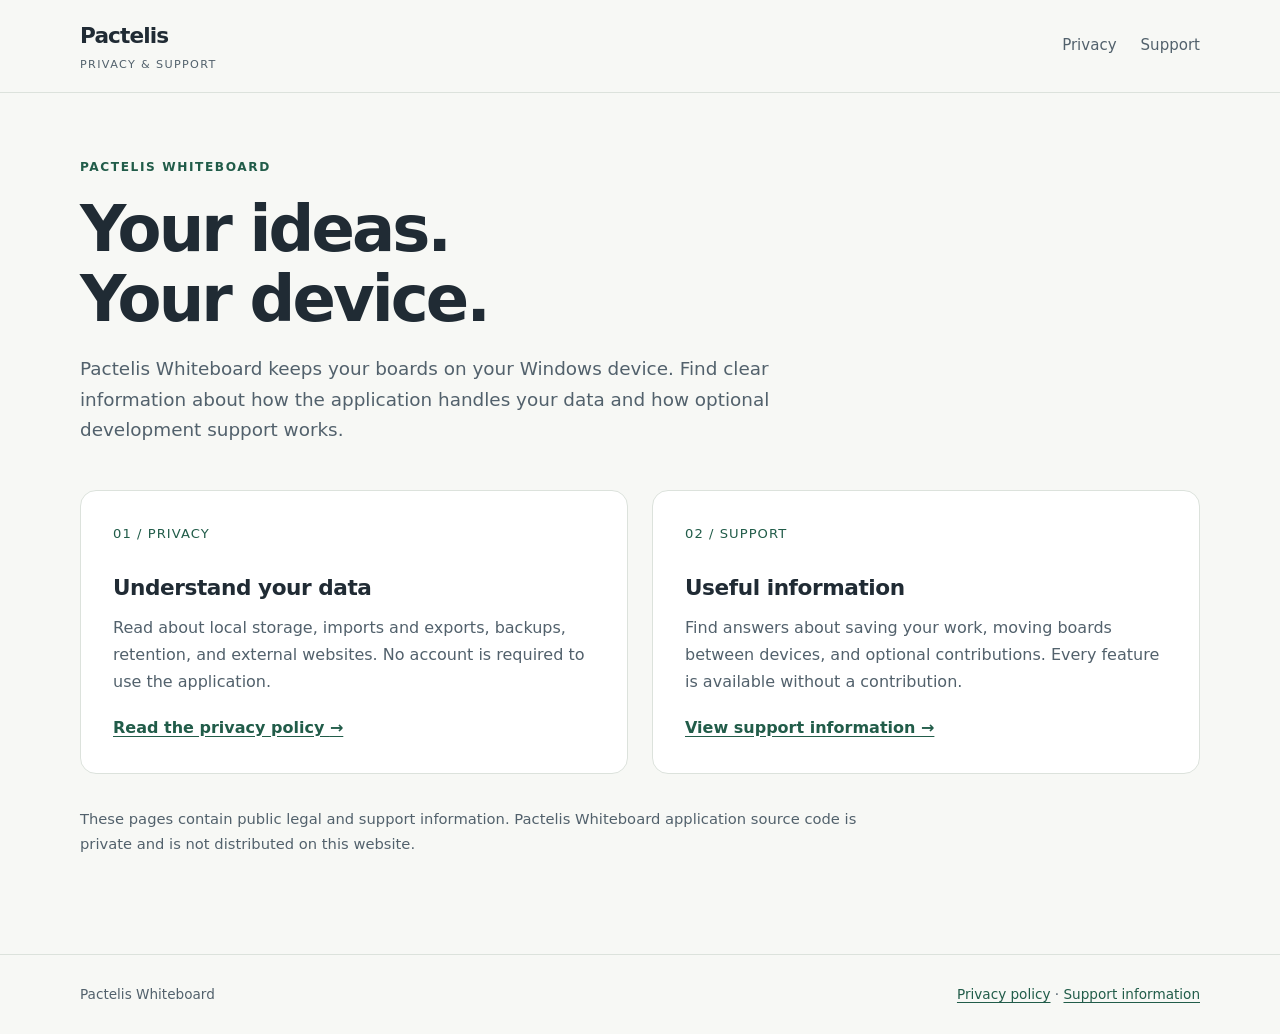
<file: index.html>
<!doctype html>
<html lang="en">
<head>
  <meta charset="utf-8">
  <meta name="viewport" content="width=device-width, initial-scale=1">
  <meta name="description" content="Public privacy and support information for Pactelis Whiteboard, a local-first Windows whiteboard.">
  <meta name="referrer" content="no-referrer">
  <title>Pactelis — Privacy &amp; Support</title>
  <link rel="stylesheet" href="assets/styles.css">
</head>
<body>
  <a class="skip-link" href="#main">Skip to content</a>
  <header class="site-header">
    <div class="wrap header-inner">
      <a class="brand" href="./">Pactelis<span>Privacy &amp; support</span></a>
      <nav aria-label="Main navigation">
        <a href="privacy/">Privacy</a>
        <a href="support/">Support</a>
      </nav>
    </div>
  </header>
  <main id="main" class="wrap">
    <p class="eyebrow">Pactelis Whiteboard</p>
    <h1>Your ideas.<br>Your device.</h1>
    <p class="lead">Pactelis Whiteboard keeps your boards on your Windows device. Find clear information about how the application handles your data and how optional development support works.</p>
    <div class="cards">
      <section class="card" aria-labelledby="privacy-heading">
        <span class="card-number" aria-hidden="true">01 / PRIVACY</span>
        <h2 id="privacy-heading">Understand your data</h2>
        <p>Read about local storage, imports and exports, backups, retention, and external websites. No account is required to use the application.</p>
        <a href="privacy/">Read the privacy policy <span aria-hidden="true">&#8594;</span></a>
      </section>
      <section class="card" aria-labelledby="support-heading">
        <span class="card-number" aria-hidden="true">02 / SUPPORT</span>
        <h2 id="support-heading">Useful information</h2>
        <p>Find answers about saving your work, moving boards between devices, and optional contributions. Every feature is available without a contribution.</p>
        <a href="support/">View support information <span aria-hidden="true">&#8594;</span></a>
      </section>
    </div>
    <p class="plain-note">These pages contain public legal and support information. Pactelis Whiteboard application source code is private and is not distributed on this website.</p>
  </main>
  <footer class="site-footer">
    <div class="wrap footer-inner">
      <p>Pactelis Whiteboard</p>
      <p><a href="privacy/">Privacy policy</a> &middot; <a href="support/">Support information</a></p>
    </div>
  </footer>
</body>
</html>
</file>
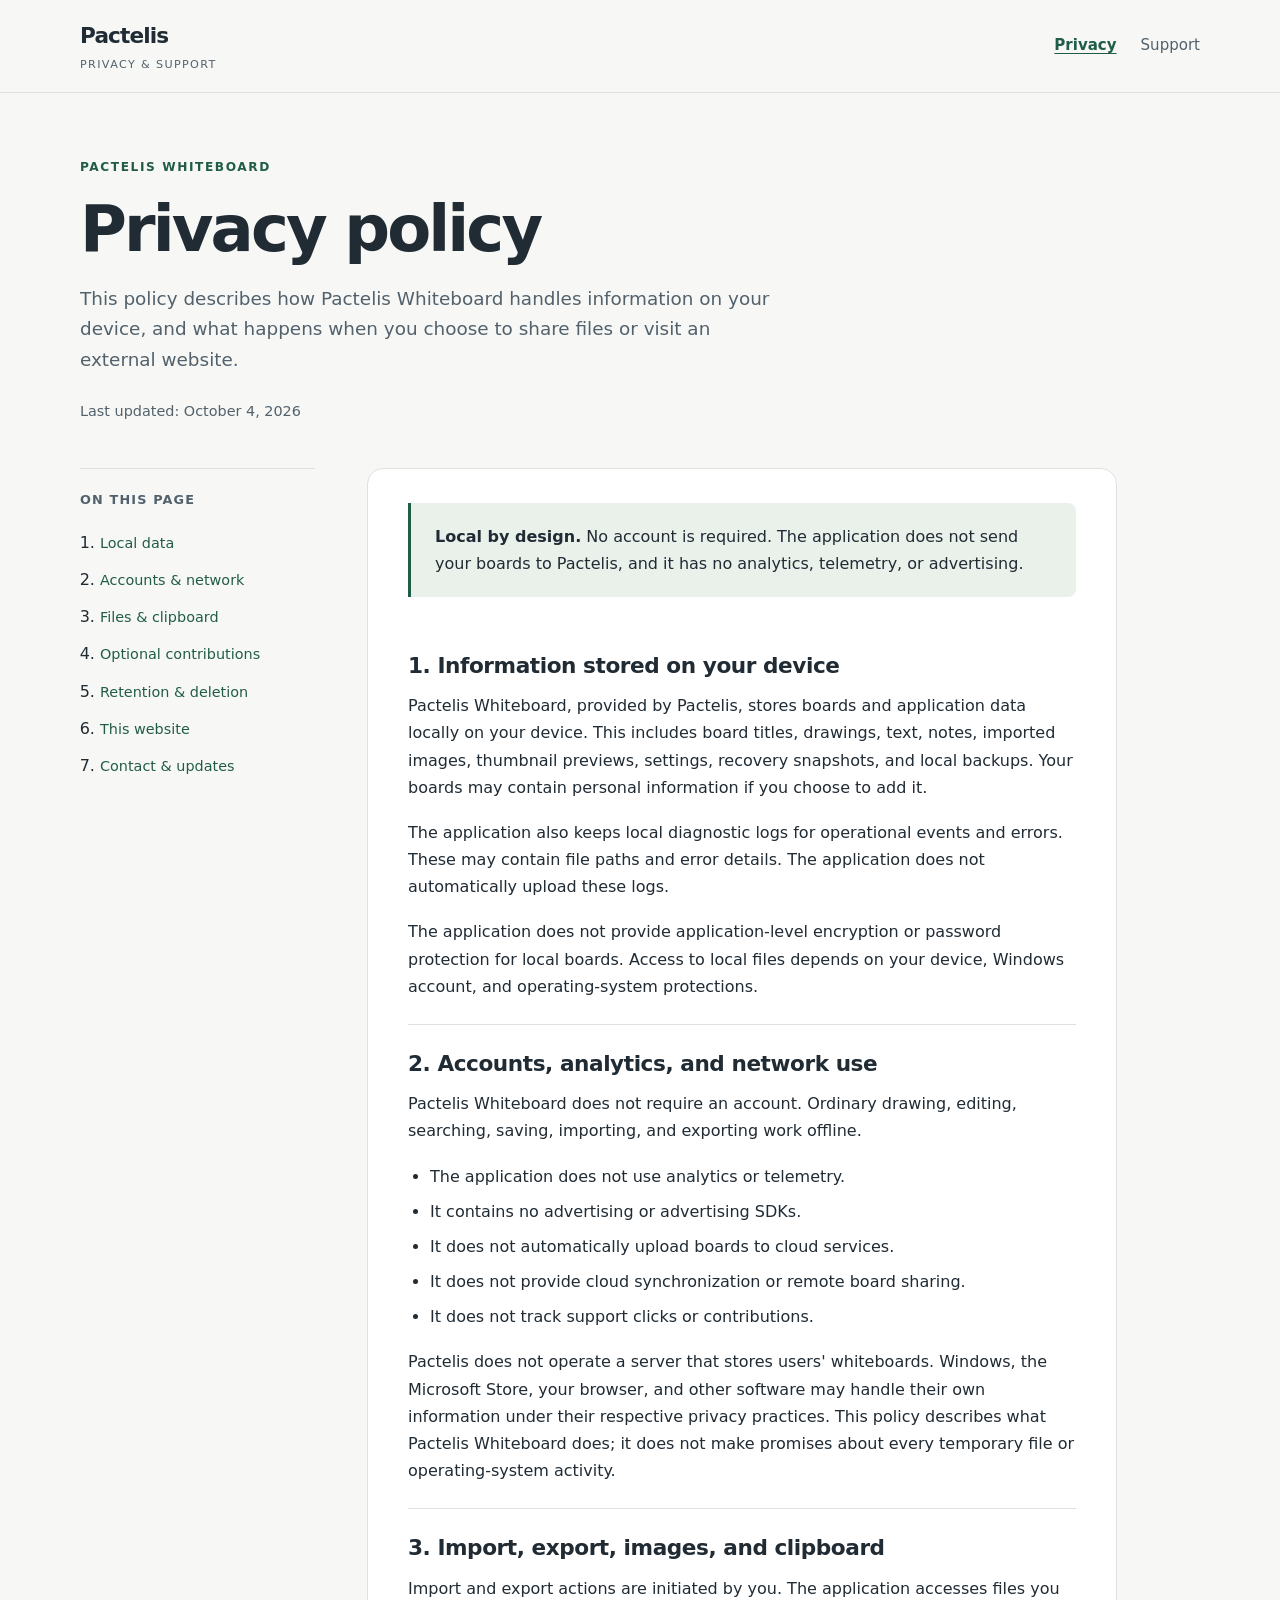
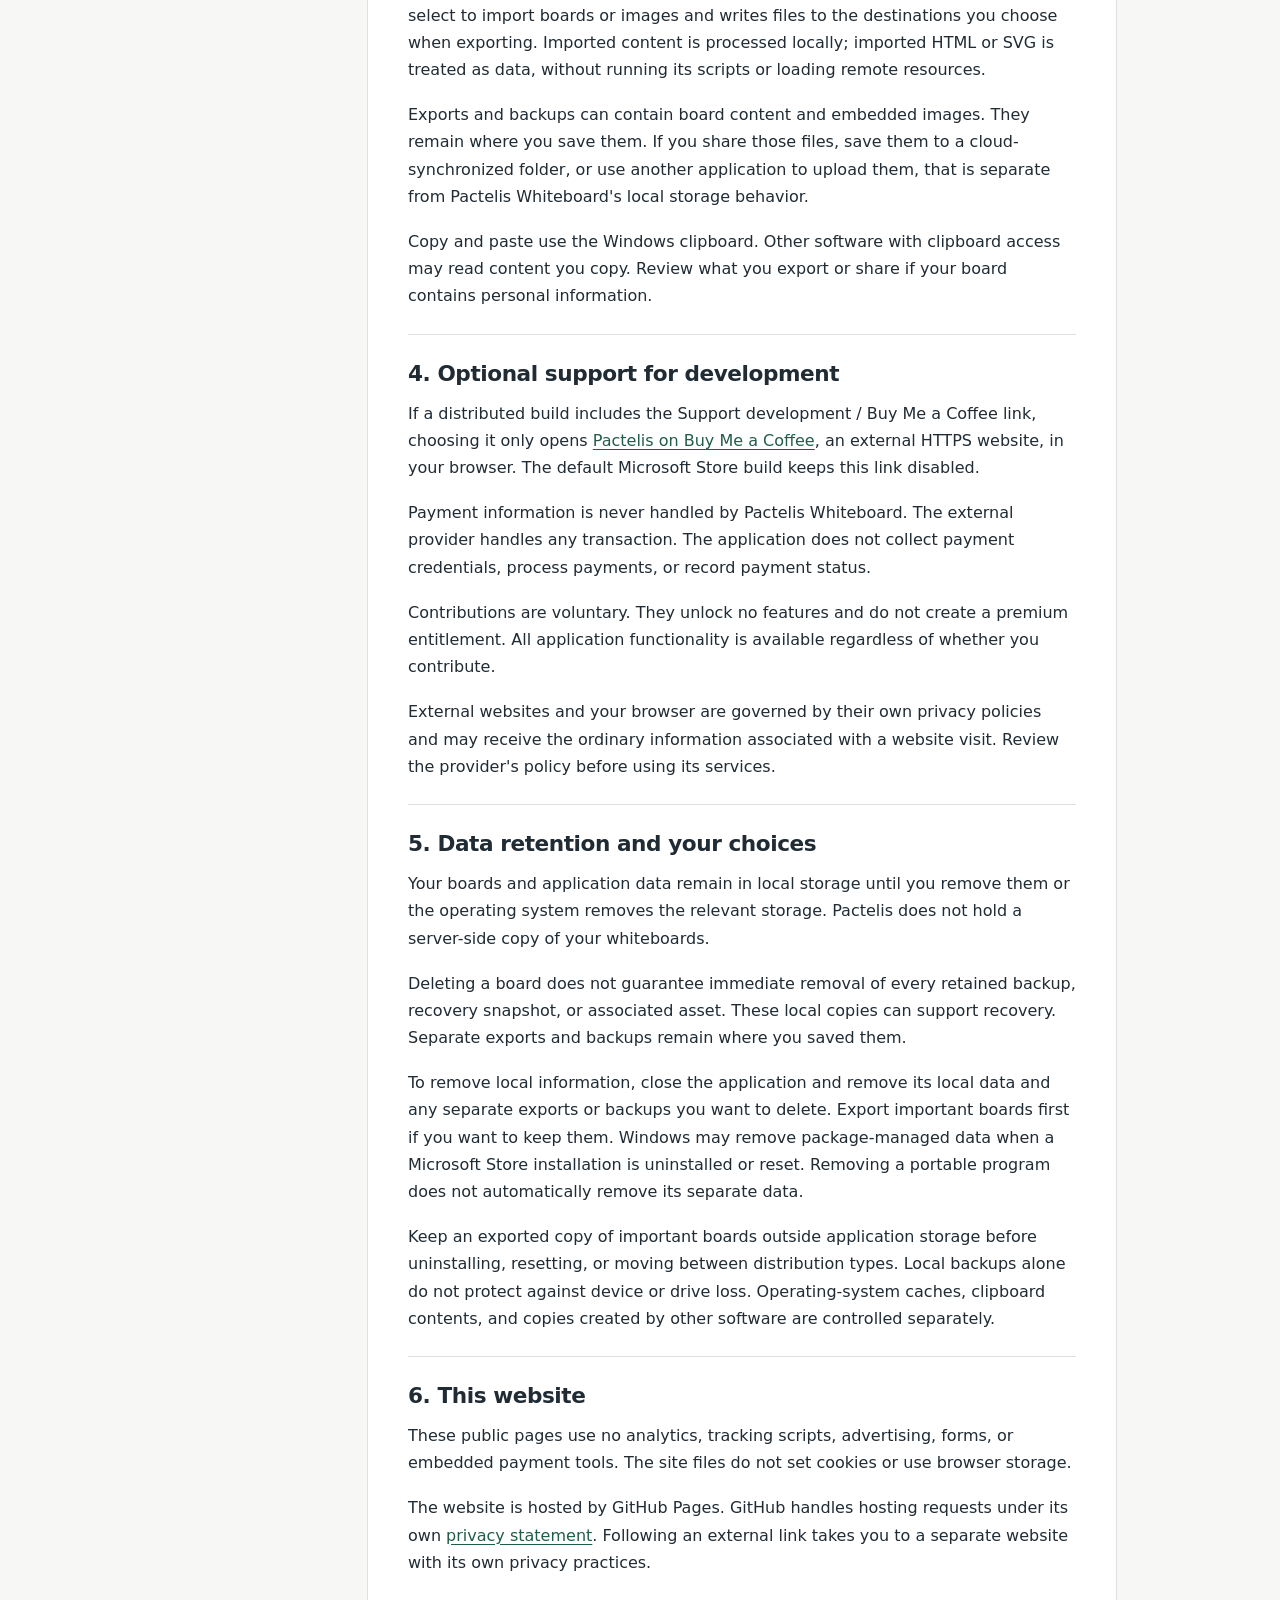
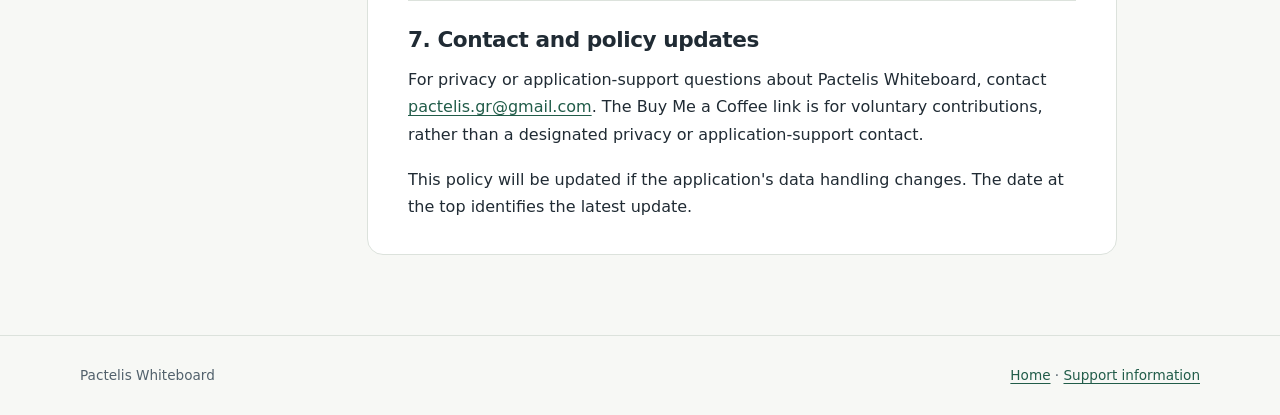
<file: privacy/index.html>
<!doctype html>
<html lang="en">
<head>
  <meta charset="utf-8">
  <meta name="viewport" content="width=device-width, initial-scale=1">
  <meta name="description" content="Privacy policy for Pactelis Whiteboard: local storage, no analytics or telemetry, user-directed file operations, retention, and optional external support.">
  <meta name="referrer" content="no-referrer">
  <title>Privacy Policy — Pactelis Whiteboard</title>
  <link rel="stylesheet" href="../assets/styles.css">
</head>
<body>
  <a class="skip-link" href="#main">Skip to content</a>
  <header class="site-header">
    <div class="wrap header-inner">
      <a class="brand" href="../">Pactelis<span>Privacy &amp; support</span></a>
      <nav aria-label="Main navigation">
        <a href="./" aria-current="page">Privacy</a>
        <a href="../support/">Support</a>
      </nav>
    </div>
  </header>
  <main id="main" class="wrap">
    <p class="eyebrow">Pactelis Whiteboard</p>
    <h1>Privacy policy</h1>
    <p class="lead">This policy describes how Pactelis Whiteboard handles information on your device, and what happens when you choose to share files or visit an external website.</p>
    <p class="date">Last updated: <time datetime="2026-10-04">October 4, 2026</time></p>
    <div class="policy-layout">
      <aside class="contents" aria-label="Policy contents">
        <h2>On this page</h2>
        <ol>
          <li><a href="#local-data">Local data</a></li>
          <li><a href="#network">Accounts &amp; network</a></li>
          <li><a href="#files">Files &amp; clipboard</a></li>
          <li><a href="#support">Optional contributions</a></li>
          <li><a href="#retention">Retention &amp; deletion</a></li>
          <li><a href="#website">This website</a></li>
          <li><a href="#contact">Contact &amp; updates</a></li>
        </ol>
      </aside>
      <article class="policy" aria-label="Pactelis Whiteboard privacy policy">
        <div class="summary"><p><strong>Local by design.</strong> No account is required. The application does not send your boards to Pactelis, and it has no analytics, telemetry, or advertising.</p></div>
        <section id="local-data">
          <h2>1. Information stored on your device</h2>
          <p>Pactelis Whiteboard, provided by Pactelis, stores boards and application data locally on your device. This includes board titles, drawings, text, notes, imported images, thumbnail previews, settings, recovery snapshots, and local backups. Your boards may contain personal information if you choose to add it.</p>
          <p>The application also keeps local diagnostic logs for operational events and errors. These may contain file paths and error details. The application does not automatically upload these logs.</p>
          <p>The application does not provide application-level encryption or password protection for local boards. Access to local files depends on your device, Windows account, and operating-system protections.</p>
        </section>
        <section id="network">
          <h2>2. Accounts, analytics, and network use</h2>
          <p>Pactelis Whiteboard does not require an account. Ordinary drawing, editing, searching, saving, importing, and exporting work offline.</p>
          <ul>
            <li>The application does not use analytics or telemetry.</li>
            <li>It contains no advertising or advertising SDKs.</li>
            <li>It does not automatically upload boards to cloud services.</li>
            <li>It does not provide cloud synchronization or remote board sharing.</li>
            <li>It does not track support clicks or contributions.</li>
          </ul>
          <p>Pactelis does not operate a server that stores users' whiteboards. Windows, the Microsoft Store, your browser, and other software may handle their own information under their respective privacy practices. This policy describes what Pactelis Whiteboard does; it does not make promises about every temporary file or operating-system activity.</p>
        </section>
        <section id="files">
          <h2>3. Import, export, images, and clipboard</h2>
          <p>Import and export actions are initiated by you. The application accesses files you select to import boards or images and writes files to the destinations you choose when exporting. Imported content is processed locally; imported HTML or SVG is treated as data, without running its scripts or loading remote resources.</p>
          <p>Exports and backups can contain board content and embedded images. They remain where you save them. If you share those files, save them to a cloud-synchronized folder, or use another application to upload them, that is separate from Pactelis Whiteboard's local storage behavior.</p>
          <p>Copy and paste use the Windows clipboard. Other software with clipboard access may read content you copy. Review what you export or share if your board contains personal information.</p>
        </section>
        <section id="support">
          <h2>4. Optional support for development</h2>
          <p>If a distributed build includes the Support development / Buy Me a Coffee link, choosing it only opens <a href="https://buymeacoffee.com/pactelis" rel="noreferrer">Pactelis on Buy Me a Coffee</a>, an external HTTPS website, in your browser. The default Microsoft Store build keeps this link disabled.</p>
          <p>Payment information is never handled by Pactelis Whiteboard. The external provider handles any transaction. The application does not collect payment credentials, process payments, or record payment status.</p>
          <p>Contributions are voluntary. They unlock no features and do not create a premium entitlement. All application functionality is available regardless of whether you contribute.</p>
          <p>External websites and your browser are governed by their own privacy policies and may receive the ordinary information associated with a website visit. Review the provider's policy before using its services.</p>
        </section>
        <section id="retention">
          <h2>5. Data retention and your choices</h2>
          <p>Your boards and application data remain in local storage until you remove them or the operating system removes the relevant storage. Pactelis does not hold a server-side copy of your whiteboards.</p>
          <p>Deleting a board does not guarantee immediate removal of every retained backup, recovery snapshot, or associated asset. These local copies can support recovery. Separate exports and backups remain where you saved them.</p>
          <p>To remove local information, close the application and remove its local data and any separate exports or backups you want to delete. Export important boards first if you want to keep them. Windows may remove package-managed data when a Microsoft Store installation is uninstalled or reset. Removing a portable program does not automatically remove its separate data.</p>
          <p>Keep an exported copy of important boards outside application storage before uninstalling, resetting, or moving between distribution types. Local backups alone do not protect against device or drive loss. Operating-system caches, clipboard contents, and copies created by other software are controlled separately.</p>
        </section>
        <section id="website">
          <h2>6. This website</h2>
          <p>These public pages use no analytics, tracking scripts, advertising, forms, or embedded payment tools. The site files do not set cookies or use browser storage.</p>
          <p>The website is hosted by GitHub Pages. GitHub handles hosting requests under its own <a href="https://docs.github.com/en/site-policy/privacy-policies/github-general-privacy-statement" rel="noreferrer">privacy statement</a>. Following an external link takes you to a separate website with its own privacy practices.</p>
        </section>
        <section id="contact">
          <h2>7. Contact and policy updates</h2>
          <p>For privacy or application-support questions about Pactelis Whiteboard, contact <a href="mailto:pactelis.gr@gmail.com">pactelis.gr@gmail.com</a>. The Buy Me a Coffee link is for voluntary contributions, rather than a designated privacy or application-support contact.</p>
          <p>This policy will be updated if the application's data handling changes. The date at the top identifies the latest update.</p>
        </section>
      </article>
    </div>
  </main>
  <footer class="site-footer">
    <div class="wrap footer-inner">
      <p>Pactelis Whiteboard</p>
      <p><a href="../">Home</a> &middot; <a href="../support/">Support information</a></p>
    </div>
  </footer>
</body>
</html>
</file>
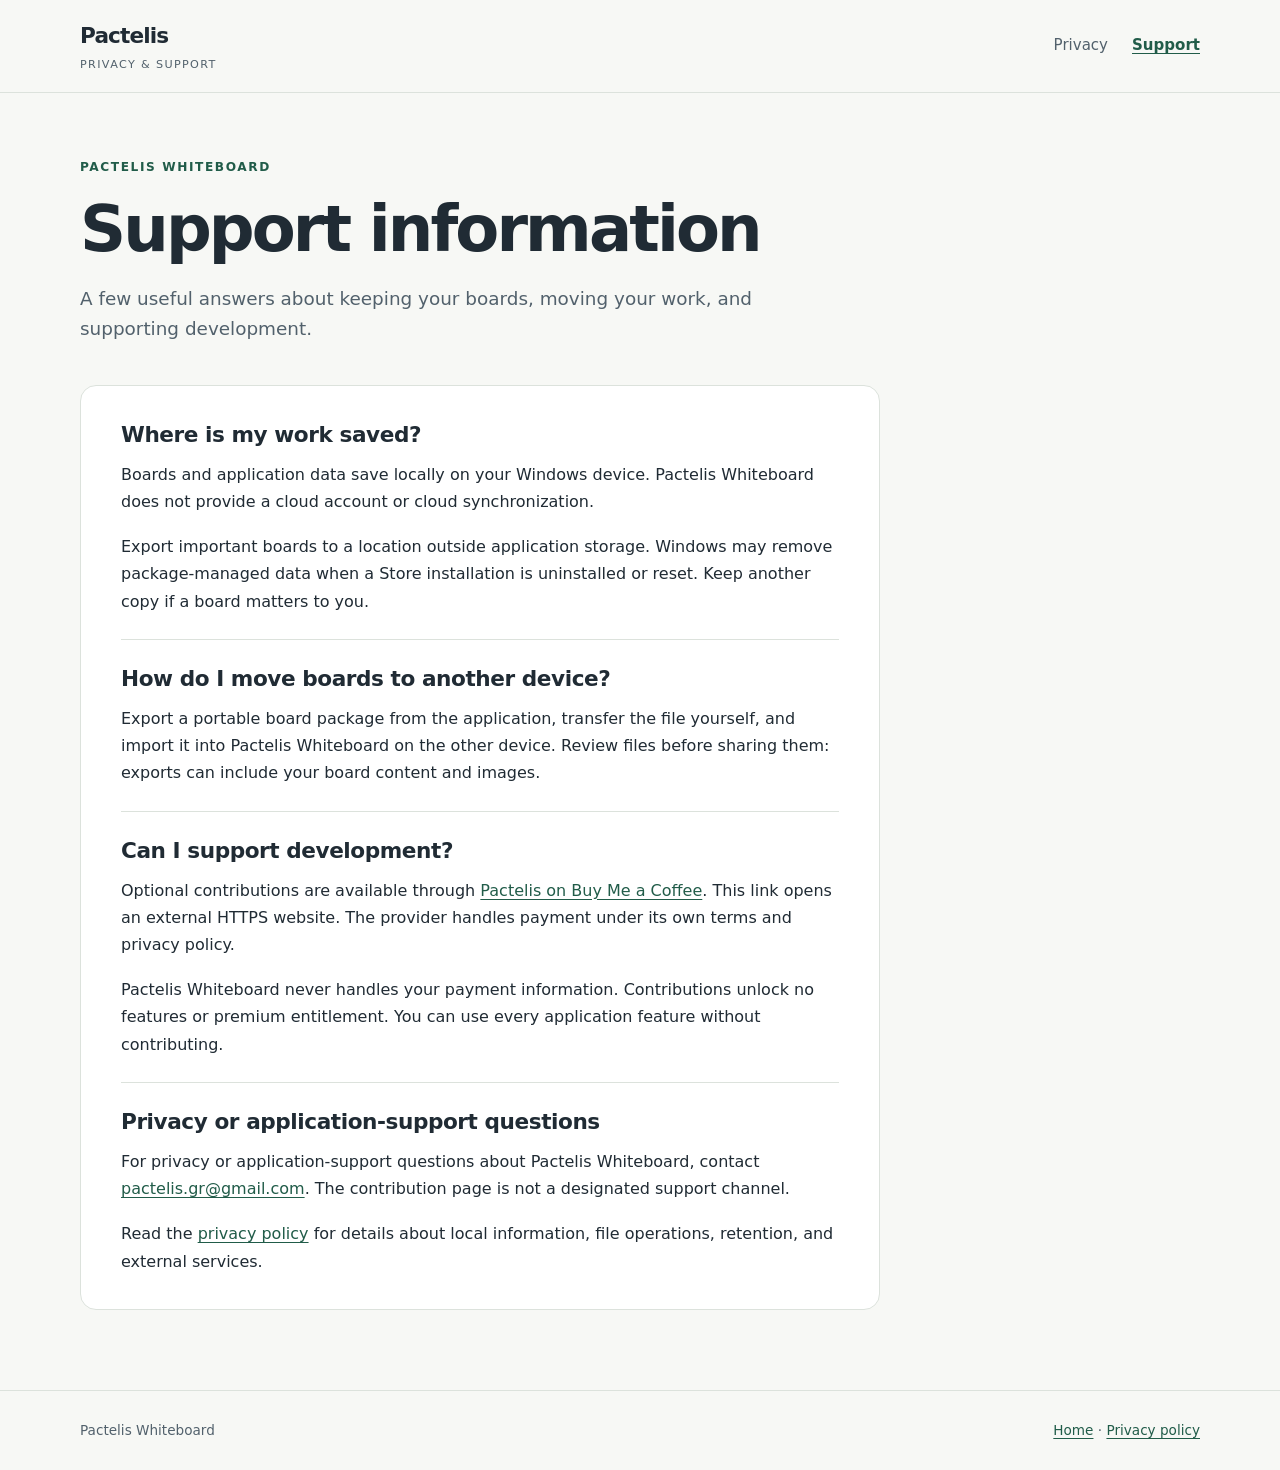
<file: support/index.html>
<!doctype html>
<html lang="en">
<head>
  <meta charset="utf-8">
  <meta name="viewport" content="width=device-width, initial-scale=1">
  <meta name="description" content="Pactelis Whiteboard support information: local saving, portable exports, optional development contributions, and contact availability.">
  <meta name="referrer" content="no-referrer">
  <title>Support Information — Pactelis Whiteboard</title>
  <link rel="stylesheet" href="../assets/styles.css">
</head>
<body>
  <a class="skip-link" href="#main">Skip to content</a>
  <header class="site-header">
    <div class="wrap header-inner">
      <a class="brand" href="../">Pactelis<span>Privacy &amp; support</span></a>
      <nav aria-label="Main navigation">
        <a href="../privacy/">Privacy</a>
        <a href="./" aria-current="page">Support</a>
      </nav>
    </div>
  </header>
  <main id="main" class="wrap">
    <p class="eyebrow">Pactelis Whiteboard</p>
    <h1>Support information</h1>
    <p class="lead">A few useful answers about keeping your boards, moving your work, and supporting development.</p>
    <div class="policy support-content">
      <section>
        <h2>Where is my work saved?</h2>
        <p>Boards and application data save locally on your Windows device. Pactelis Whiteboard does not provide a cloud account or cloud synchronization.</p>
        <p>Export important boards to a location outside application storage. Windows may remove package-managed data when a Store installation is uninstalled or reset. Keep another copy if a board matters to you.</p>
      </section>
      <section>
        <h2>How do I move boards to another device?</h2>
        <p>Export a portable board package from the application, transfer the file yourself, and import it into Pactelis Whiteboard on the other device. Review files before sharing them: exports can include your board content and images.</p>
      </section>
      <section>
        <h2>Can I support development?</h2>
        <p>Optional contributions are available through <a href="https://buymeacoffee.com/pactelis" rel="noreferrer">Pactelis on Buy Me a Coffee</a>. This link opens an external HTTPS website. The provider handles payment under its own terms and privacy policy.</p>
        <p>Pactelis Whiteboard never handles your payment information. Contributions unlock no features or premium entitlement. You can use every application feature without contributing.</p>
      </section>
      <section>
        <h2>Privacy or application-support questions</h2>
        <p>For privacy or application-support questions about Pactelis Whiteboard, contact <a href="mailto:pactelis.gr@gmail.com">pactelis.gr@gmail.com</a>. The contribution page is not a designated support channel.</p>
        <p>Read the <a href="../privacy/">privacy policy</a> for details about local information, file operations, retention, and external services.</p>
      </section>
    </div>
  </main>
  <footer class="site-footer">
    <div class="wrap footer-inner">
      <p>Pactelis Whiteboard</p>
      <p><a href="../">Home</a> &middot; <a href="../privacy/">Privacy policy</a></p>
    </div>
  </footer>
</body>
</html>
</file>
<file: assets/styles.css>
:root {
  color-scheme: light;
  --ink: #202b34;
  --muted: #52616c;
  --paper: #f7f8f5;
  --surface: #fff;
  --line: #dce2dc;
  --accent: #215c49;
  --accent-soft: #eaf1eb;
  font-family: "Segoe UI", system-ui, -apple-system, sans-serif;
  font-size: 16px;
}
* { box-sizing: border-box; }
body { margin: 0; background: var(--paper); color: var(--ink); line-height: 1.7; }
a { color: var(--accent); text-underline-offset: .2em; }
a:hover { text-decoration-thickness: 2px; }
a:focus-visible { outline: 3px solid var(--accent); outline-offset: 5px; border-radius: 2px; }
.wrap { width: min(1120px, calc(100% - 48px)); margin-inline: auto; }
.skip-link { position: absolute; left: 24px; top: -80px; z-index: 10; padding: 10px 16px; background: var(--surface); }
.skip-link:focus { top: 12px; }
.site-header { border-bottom: 1px solid var(--line); }
.header-inner { min-height: 92px; display: flex; align-items: center; justify-content: space-between; gap: 24px; }
.brand { color: var(--ink); text-decoration: none; font-size: 1.35rem; font-weight: 700; letter-spacing: -.04em; }
.brand span { display: block; font-size: .7rem; font-weight: 500; letter-spacing: .12em; text-transform: uppercase; color: var(--muted); }
nav { display: flex; flex-wrap: wrap; gap: 24px; }
nav a { color: var(--muted); text-decoration: none; font-size: .94rem; }
nav a[aria-current="page"] { color: var(--accent); text-decoration: underline; font-weight: 600; }
main { padding-block: 64px 80px; }
.eyebrow { margin: 0 0 16px; color: var(--accent); font-size: .76rem; font-weight: 700; letter-spacing: .13em; text-transform: uppercase; }
h1 { margin: 0 0 20px; max-width: 850px; font-size: clamp(2.4rem, 5vw, 4rem); line-height: 1.1; font-weight: 650; letter-spacing: -.045em; }
h2 { margin: 0 0 12px; font-size: 1.35rem; line-height: 1.35; letter-spacing: -.02em; }
p { margin: 0 0 18px; }
.lead { max-width: 690px; color: var(--muted); font-size: 1.15rem; line-height: 1.65; }
.date { margin-block: 24px 0; color: var(--muted); font-size: .9rem; }
.cards { display: grid; grid-template-columns: repeat(2, minmax(0, 1fr)); gap: 24px; margin-top: 44px; }
.card { display: flex; flex-direction: column; align-items: flex-start; padding: 32px; background: var(--surface); border: 1px solid var(--line); border-radius: 16px; }
.card p { color: var(--muted); }
.card a { margin-top: auto; font-weight: 600; }
.card-number { margin-bottom: 28px; color: var(--accent); font-size: .82rem; letter-spacing: .08em; }
.plain-note { margin-top: 32px; max-width: 800px; color: var(--muted); font-size: .92rem; }
.policy-layout { display: grid; grid-template-columns: 235px minmax(0, 1fr); gap: 52px; margin-top: 44px; align-items: start; }
.contents { padding: 22px 0; border-top: 1px solid var(--line); }
.contents h2 { font-size: .8rem; text-transform: uppercase; letter-spacing: .09em; color: var(--muted); }
.contents ol { margin: 16px 0 0; padding-left: 20px; }
.contents li { padding-block: 5px; }
.contents a { font-size: .9rem; text-decoration: none; }
.policy { min-width: 0; max-width: 750px; padding: 34px 40px; background: var(--surface); border: 1px solid var(--line); border-radius: 16px; }
.policy section { padding-block: 24px; border-bottom: 1px solid var(--line); scroll-margin-top: 24px; }
.policy section:first-child { padding-top: 0; }
.policy section:last-child { padding-bottom: 0; border: 0; }
.policy section p:last-child { margin-bottom: 0; }
.policy ul { padding-left: 22px; margin: 0 0 18px; }
.policy li { margin-bottom: 8px; }
.summary { padding: 20px 24px; margin-bottom: 30px; border-left: 3px solid var(--accent); background: var(--accent-soft); border-radius: 0 8px 8px 0; }
.summary p { margin: 0; }
.support-content { margin-top: 40px; max-width: 800px; }
.site-footer { padding-block: 28px; border-top: 1px solid var(--line); color: var(--muted); font-size: .85rem; }
.footer-inner { display: flex; justify-content: space-between; flex-wrap: wrap; gap: 10px 32px; }
.site-footer p { margin: 0; }
@media (max-width: 760px) {
  .wrap { width: calc(100% - 36px); }
  .header-inner { min-height: 100px; gap: 16px; }
  nav { gap: 16px; }
  main { padding-block: 42px 56px; }
  .cards { grid-template-columns: 1fr; gap: 18px; margin-top: 32px; }
  .card { padding: 26px; }
  .policy-layout { grid-template-columns: 1fr; gap: 24px; margin-top: 32px; }
  .contents { padding-bottom: 0; }
  .policy { padding: 26px; }
}
@media (max-width: 420px) {
  .header-inner { align-items: flex-start; flex-direction: column; justify-content: center; padding-block: 18px; gap: 14px; }
  .policy { padding: 22px; }
}
@media print {
  body { background: white; }
  .site-header, .contents, .site-footer, .skip-link { display: none; }
  .wrap { width: 100%; }
  main { padding: 0; }
  .policy-layout { display: block; margin-top: 24px; }
  .policy { max-width: none; border: 0; padding: 0; }
  h1 { font-size: 2rem; }
  section { break-inside: avoid; }
}
</file>
